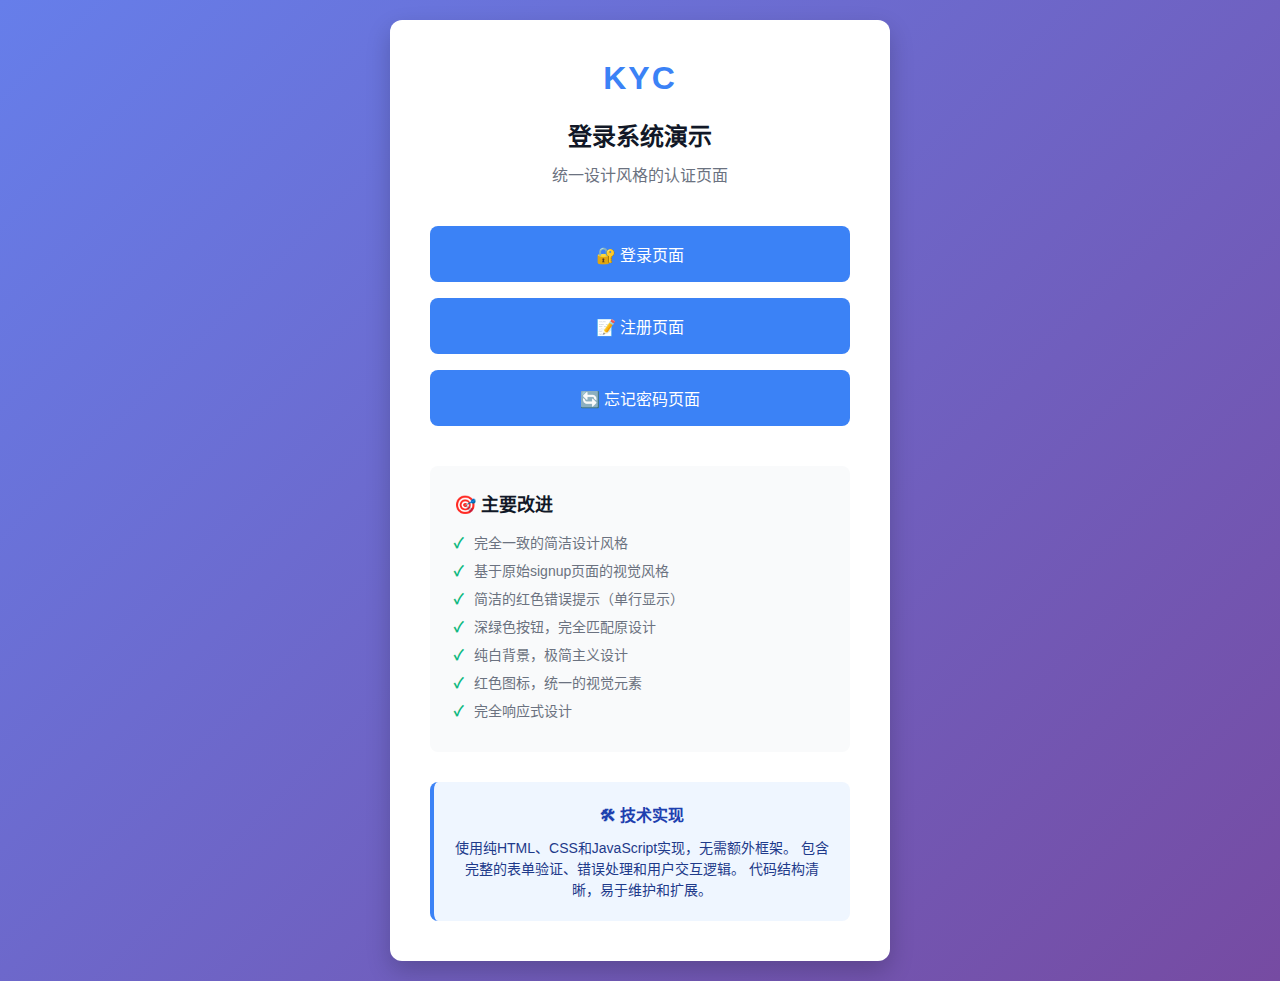
<file: index.html>
<!DOCTYPE html>
<html lang="zh-CN">
<head>
    <meta charset="UTF-8">
    <meta name="viewport" content="width=device-width, initial-scale=1.0">
    <title>KYC 登录系统演示</title>
    <style>
        * {
            margin: 0;
            padding: 0;
            box-sizing: border-box;
        }
        
        body {
            font-family: -apple-system, BlinkMacSystemFont, 'Segoe UI', Roboto, sans-serif;
            background: linear-gradient(135deg, #667eea 0%, #764ba2 100%);
            min-height: 100vh;
            display: flex;
            align-items: center;
            justify-content: center;
            padding: 20px;
        }
        
        .demo-container {
            background: white;
            border-radius: 12px;
            box-shadow: 0 10px 25px rgba(0, 0, 0, 0.2);
            padding: 40px;
            text-align: center;
            max-width: 500px;
            width: 100%;
        }
        
        .logo {
            font-size: 32px;
            font-weight: 700;
            color: #3B82F6;
            margin-bottom: 20px;
            letter-spacing: 2px;
        }
        
        h1 {
            color: #111827;
            margin-bottom: 10px;
            font-size: 24px;
        }
        
        .subtitle {
            color: #6B7280;
            margin-bottom: 40px;
            font-size: 16px;
        }
        
        .page-links {
            display: flex;
            flex-direction: column;
            gap: 16px;
            margin-bottom: 40px;
        }
        
        .page-link {
            display: block;
            padding: 16px 24px;
            background: #3B82F6;
            color: white;
            text-decoration: none;
            border-radius: 8px;
            font-weight: 500;
            transition: all 0.2s ease;
            position: relative;
            overflow: hidden;
        }
        
        .page-link:hover {
            background: #2563EB;
            transform: translateY(-2px);
            box-shadow: 0 4px 12px rgba(59, 130, 246, 0.4);
        }
        
        .page-link::before {
            content: '';
            position: absolute;
            top: 0;
            left: -100%;
            width: 100%;
            height: 100%;
            background: linear-gradient(90deg, transparent, rgba(255, 255, 255, 0.2), transparent);
            transition: left 0.5s;
        }
        
        .page-link:hover::before {
            left: 100%;
        }
        
        .features {
            text-align: left;
            background: #F9FAFB;
            padding: 24px;
            border-radius: 8px;
            margin-bottom: 30px;
        }
        
        .features h3 {
            color: #111827;
            margin-bottom: 16px;
            font-size: 18px;
        }
        
        .features ul {
            list-style: none;
            padding: 0;
        }
        
        .features li {
            color: #6B7280;
            margin-bottom: 8px;
            padding-left: 20px;
            position: relative;
            font-size: 14px;
        }
        
        .features li::before {
            content: '✓';
            position: absolute;
            left: 0;
            color: #10B981;
            font-weight: bold;
        }
        
        .tech-info {
            background: #EFF6FF;
            padding: 20px;
            border-radius: 8px;
            border-left: 4px solid #3B82F6;
        }
        
        .tech-info h4 {
            color: #1E40AF;
            margin-bottom: 12px;
            font-size: 16px;
        }
        
        .tech-info p {
            color: #1E3A8A;
            font-size: 14px;
            line-height: 1.5;
        }
        
        @media (max-width: 600px) {
            .demo-container {
                padding: 24px;
            }
            
            .logo {
                font-size: 24px;
            }
            
            h1 {
                font-size: 20px;
            }
        }
    </style>
</head>
<body>
    <div class="demo-container">
        <div class="logo">KYC</div>
        <h1>登录系统演示</h1>
        <p class="subtitle">统一设计风格的认证页面</p>
        
        <div class="page-links">
            <a href="login.html" class="page-link">
                🔐 登录页面
            </a>
            <a href="signup.html" class="page-link">
                📝 注册页面
            </a>
            <a href="forgot-password.html" class="page-link">
                🔄 忘记密码页面
            </a>
        </div>
        
        <div class="features">
            <h3>🎯 主要改进</h3>
            <ul>
                <li>完全一致的简洁设计风格</li>
                <li>基于原始signup页面的视觉风格</li>
                <li>简洁的红色错误提示（单行显示）</li>
                <li>深绿色按钮，完全匹配原设计</li>
                <li>纯白背景，极简主义设计</li>
                <li>红色图标，统一的视觉元素</li>
                <li>完全响应式设计</li>
            </ul>
        </div>
        
        <div class="tech-info">
            <h4>🛠 技术实现</h4>
            <p>
                使用纯HTML、CSS和JavaScript实现，无需额外框架。
                包含完整的表单验证、错误处理和用户交互逻辑。
                代码结构清晰，易于维护和扩展。
            </p>
        </div>
    </div>
</body>
</html>
</file>
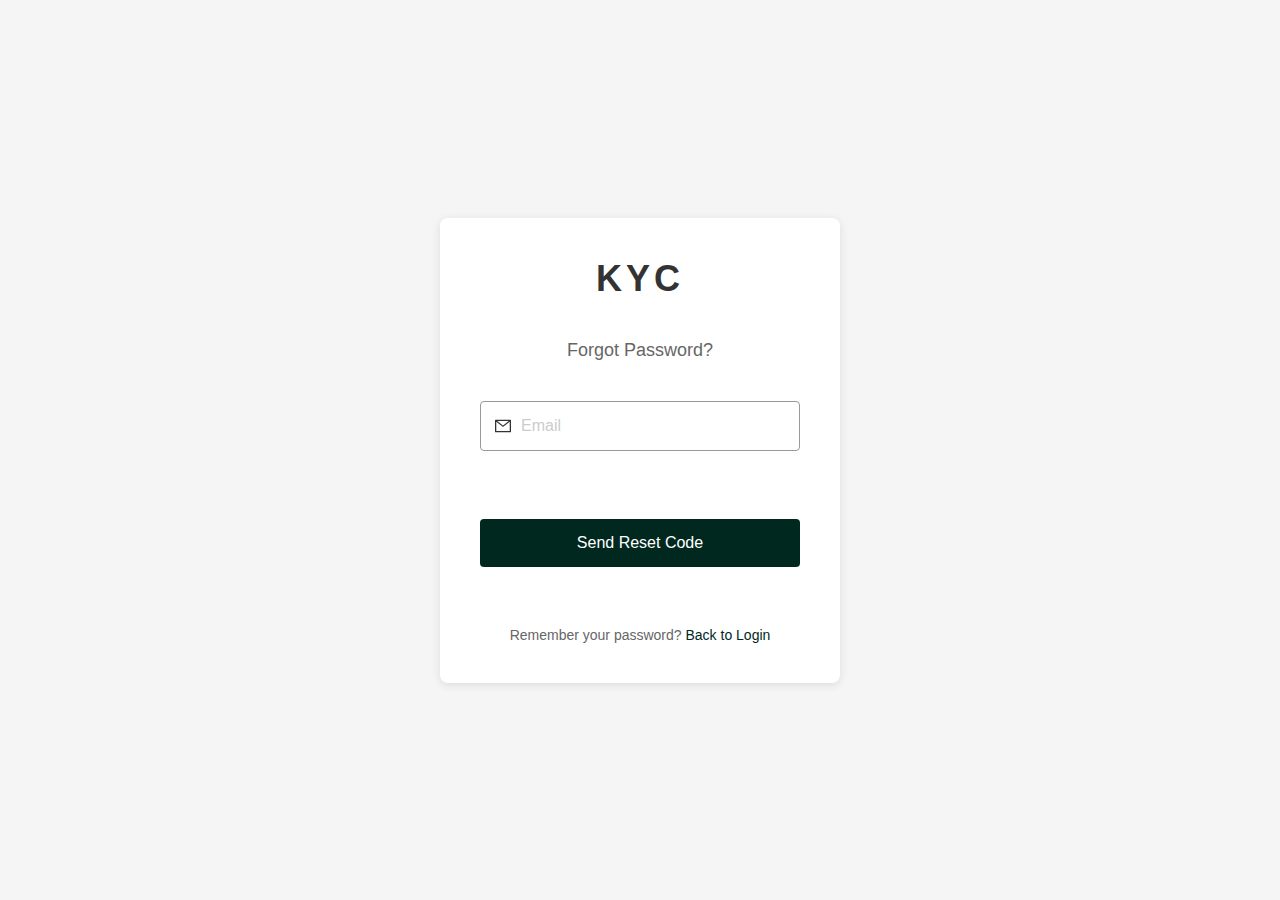
<file: forgot-password.html>
<!DOCTYPE html>
<html lang="en">
<head>
    <meta charset="UTF-8">
    <meta name="viewport" content="width=device-width, initial-scale=1.0">
    <title>KYC</title>
    <style>
        * {
            margin: 0;
            padding: 0;
            box-sizing: border-box;
        }

        body {
            font-family: -apple-system, BlinkMacSystemFont, 'Segoe UI', Roboto, Arial, sans-serif;
            background-color: #f5f5f5;
            min-height: 100vh;
            display: flex;
            align-items: center;
            justify-content: center;
            padding: 20px;
        }

        .container {
            width: 100%;
            max-width: 400px;
            margin: 0 auto;
            background-color: #ffffff;
            padding: 40px;
            border-radius: 8px;
            box-shadow: 0 2px 10px rgba(0, 0, 0, 0.1);
        }

        .logo {
            text-align: center;
            margin-bottom: 40px;
        }

        .logo h1 {
            font-size: 36px;
            font-weight: 700;
            color: #333333;
            letter-spacing: 4px;
        }

        .header {
            text-align: center;
            margin-bottom: 40px;
        }

        .header h2 {
            font-size: 18px;
            font-weight: 400;
            color: #666666;
        }

        .form-group {
            margin-bottom: 20px;
        }

        .input-wrapper {
            position: relative;
        }

        .input-wrapper input {
            width: 100%;
            padding: 15px 40px;
            border: 1px solid #cccccc;
            border-radius: 4px;
            font-size: 16px;
            background: #ffffff;
            outline: none;
        }

        .input-wrapper input:focus {
            border-color: #999999;
        }

        .input-wrapper input::placeholder {
            color: #cccccc;
        }

        .input-icon {
            position: absolute;
            left: 15px;
            top: 50%;
            transform: translateY(-50%);
            width: 16px;
            height: 16px;
            color: #333333;
            display: flex;
            align-items: center;
            justify-content: center;
        }

        .input-icon svg {
            width: 16px;
            height: 16px;
            fill: currentColor;
        }

        .field-message {
            margin-top: 8px;
            font-size: 14px;
            text-align: center;
            color: #ff0000;
            min-height: 20px;
        }

        .btn-primary {
            width: 100%;
            padding: 15px;
            background-color: #00281F;
            color: white;
            border: none;
            border-radius: 4px;
            font-size: 16px;
            font-weight: 500;
            cursor: pointer;
            margin-top: 20px;
            margin-bottom: 20px;
        }

        .btn-primary:hover {
            background-color: #001a14;
        }

        .btn-primary:disabled {
            background-color: #cccccc;
            cursor: not-allowed;
        }

        .auth-links {
            text-align: center;
            margin-top: 40px;
        }

        .auth-switch {
            font-size: 14px;
            color: #666666;
        }

        .link-primary {
            color: #00281F;
            text-decoration: none;
        }

        .link-primary:hover {
            text-decoration: underline;
        }

        .btn-loading {
            display: none;
        }

        .global-message {
            display: none;
            padding: 10px;
            margin-bottom: 20px;
            text-align: center;
            border-radius: 4px;
            font-size: 14px;
        }

        .global-message.error {
            background-color: #ffebee;
            color: #ff0000;
        }

        .global-message.success {
            background-color: #e8f5e8;
            color: #00281F;
        }

        .success-message {
            display: none;
            text-align: center;
            padding: 20px;
            background-color: #e8f5e8;
            border-radius: 4px;
            margin-bottom: 20px;
        }

        .success-icon {
            font-size: 24px;
            margin-bottom: 10px;
        }

        .success-message h3 {
            color: #00281F;
            font-size: 16px;
            margin-bottom: 10px;
            font-weight: 500;
        }

        .success-message p {
            color: #666666;
            font-size: 14px;
            margin-bottom: 10px;
        }

        .success-message .note {
            font-size: 12px;
            color: #666666;
        }

        .link-button {
            background: none;
            border: none;
            color: #4A5D23;
            text-decoration: underline;
            cursor: pointer;
            font-size: inherit;
            padding: 0;
        }

        .link-button:hover {
            color: #3A4A1C;
        }
    </style>
</head>
<body>
    <div class="container">
        <!-- Logo -->
        <div class="logo">
            <h1>KYC</h1>
        </div>

        <!-- 标题 -->
        <div class="header">
            <h2>Forgot Password?</h2>
        </div>

        <!-- 重置密码表单 -->
        <form id="forgotPasswordForm">
            <!-- Email字段 -->
            <div class="form-group">
                <div class="input-wrapper">
                    <input
                        type="email"
                        id="email"
                        name="email"
                        placeholder="Email"
                        required
                    >
                    <span class="input-icon">
                        <svg viewBox="64 64 896 896" focusable="false" data-icon="mail" width="1em" height="1em" fill="currentColor" aria-hidden="true">
                            <path d="M928 160H96c-17.7 0-32 14.3-32 32v640c0 17.7 14.3 32 32 32h832c17.7 0 32-14.3 32-32V192c0-17.7-14.3-32-32-32zm-40 110.8V792H136V270.8l-27.6-21.5 39.3-50.5 42.8 33.3h643.1l42.8-33.3 39.3 50.5-27.7 21.5zM833.6 232L512 482 190.4 232l-42.8-33.3-39.3 50.5 27.6 21.5 341.6 265.6a55.99 55.99 0 0 0 68.7 0L888 270.8l27.6-21.5-39.3-50.5-42.7 33.2z"></path>
                        </svg>
                    </span>
                </div>
                <div class="field-message" id="emailMessage"></div>
            </div>

            <!-- 提交按钮 -->
            <button type="submit" class="btn-primary" id="resetBtn">
                <span class="btn-text">Send Reset Code</span>
                <span class="btn-loading">Sending...</span>
            </button>

            <!-- 全局消息提示 -->
            <div class="global-message" id="globalMessage"></div>

            <!-- 成功提示 -->
            <div class="success-message" id="successMessage">
                <div class="success-icon">✅</div>
                <h3>Reset Code Sent</h3>
                <p>We have sent a password reset code to your email. Please check your inbox.</p>
                <p class="note">If you don't see the email, check your spam folder or <button type="button" class="link-button" id="resendBtn">resend</button>.</p>
            </div>
        </form>

        <!-- 底部链接 -->
        <div class="auth-links">
            <p class="auth-switch">
                Remember your password? <a href="login.html" class="link-primary">Back to Login</a>
            </p>
        </div>
    </div>

    <script>
        // 初始化
        document.addEventListener('DOMContentLoaded', function() {
            // 自动聚焦第一个输入框
            document.getElementById('email').focus();
        });
    </script>
</body>
</html>
</file>
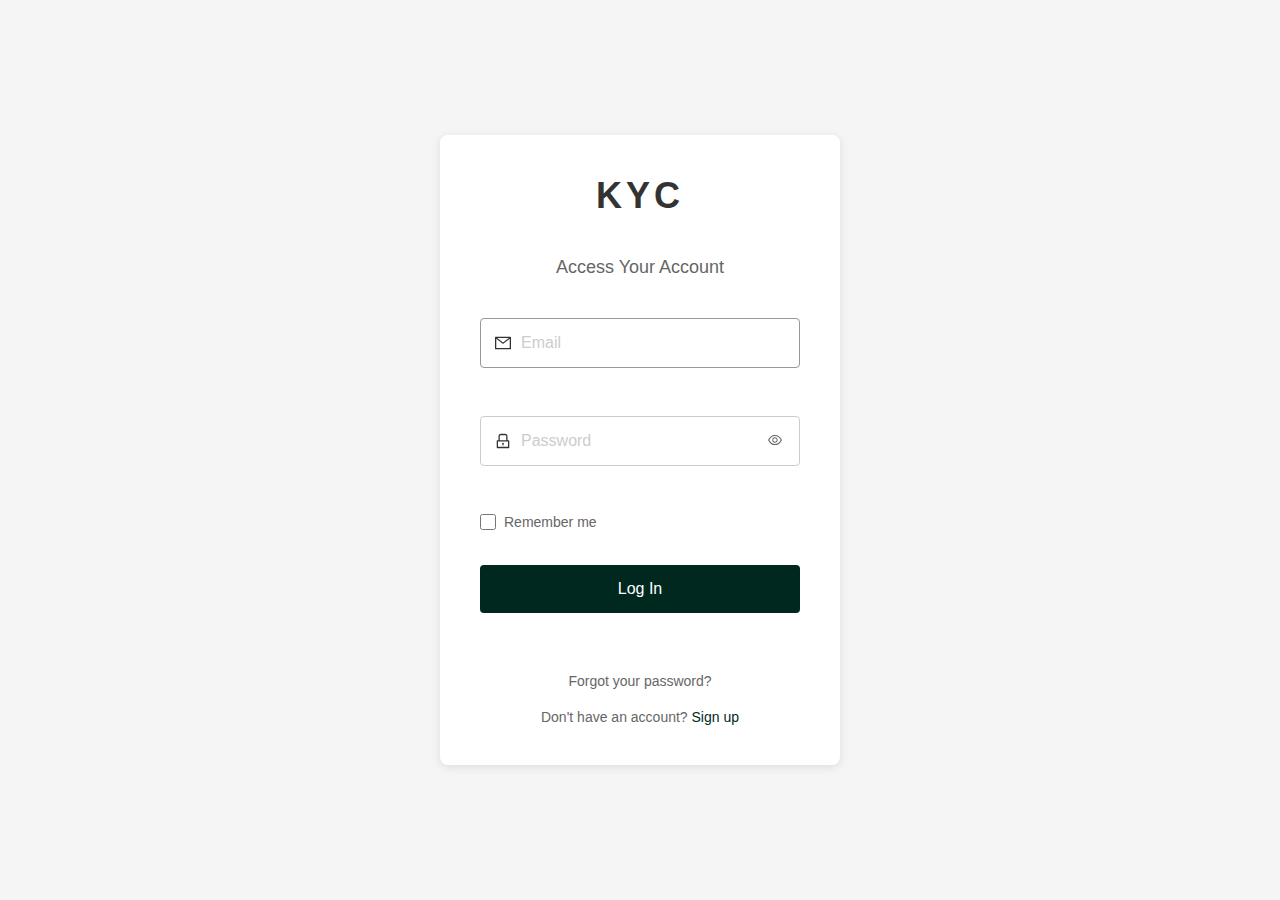
<file: login.html>
<!DOCTYPE html>
<html lang="en">
<head>
    <meta charset="UTF-8">
    <meta name="viewport" content="width=device-width, initial-scale=1.0">
    <title>KYC</title>
    <style>
        * {
            margin: 0;
            padding: 0;
            box-sizing: border-box;
        }

        body {
            font-family: -apple-system, BlinkMacSystemFont, 'Segoe UI', Roboto, Arial, sans-serif;
            background-color: #f5f5f5;
            min-height: 100vh;
            display: flex;
            align-items: center;
            justify-content: center;
            padding: 20px;
        }

        .container {
            width: 100%;
            max-width: 400px;
            margin: 0 auto;
            background-color: #ffffff;
            padding: 40px;
            border-radius: 8px;
            box-shadow: 0 2px 10px rgba(0, 0, 0, 0.1);
        }

        .logo {
            text-align: center;
            margin-bottom: 40px;
        }

        .logo h1 {
            font-size: 36px;
            font-weight: 700;
            color: #333333;
            letter-spacing: 4px;
        }

        .header {
            text-align: center;
            margin-bottom: 40px;
        }

        .header h2 {
            font-size: 18px;
            font-weight: 400;
            color: #666666;
        }

        .form-group {
            margin-bottom: 20px;
        }

        .input-wrapper {
            position: relative;
        }

        .input-wrapper input {
            width: 100%;
            padding: 15px 40px;
            border: 1px solid #cccccc;
            border-radius: 4px;
            font-size: 16px;
            background: #ffffff;
            outline: none;
        }

        .input-wrapper input:focus {
            border-color: #999999;
        }

        .input-wrapper input::placeholder {
            color: #cccccc;
        }

        .input-icon {
            position: absolute;
            left: 15px;
            top: 50%;
            transform: translateY(-50%);
            width: 16px;
            height: 16px;
            color: #333333;
            display: flex;
            align-items: center;
            justify-content: center;
        }

        .input-icon svg {
            width: 16px;
            height: 16px;
            fill: currentColor;
        }

        .password-toggle {
            position: absolute;
            right: 15px;
            top: 50%;
            transform: translateY(-50%);
            background: none;
            border: none;
            cursor: pointer;
            font-size: 14px;
            color: #666666;
            width: 20px;
            height: 20px;
            display: flex;
            align-items: center;
            justify-content: center;
        }

        .toggle-icon {
            font-style: normal;
        }

        .field-message {
            margin-top: 8px;
            font-size: 14px;
            text-align: center;
            color: #ff0000;
            min-height: 20px;
        }

        .btn-primary {
            width: 100%;
            padding: 15px;
            background-color: #00281F;
            color: white;
            border: none;
            border-radius: 4px;
            font-size: 16px;
            font-weight: 500;
            cursor: pointer;
            margin-top: 20px;
            margin-bottom: 20px;
        }

        .btn-primary:hover {
            background-color: #001a14;
        }

        .btn-primary:disabled {
            background-color: #cccccc;
            cursor: not-allowed;
        }

        .auth-links {
            text-align: center;
            margin-top: 40px;
        }

        .auth-switch {
            font-size: 14px;
            color: #666666;
            margin-top: 20px;
        }

        .link-primary {
            color: #00281F;
            text-decoration: none;
        }

        .link-primary:hover {
            text-decoration: underline;
        }

        .link-secondary {
            color: #666666;
            text-decoration: none;
            font-size: 14px;
            display: block;
            margin-bottom: 20px;
        }

        .link-secondary:hover {
            text-decoration: underline;
        }

        .btn-loading {
            display: none;
        }

        .global-message {
            display: none;
            padding: 10px;
            margin-bottom: 20px;
            text-align: center;
            border-radius: 4px;
            font-size: 14px;
        }

        .global-message.error {
            background-color: #ffebee;
            color: #ff0000;
        }

        .global-message.success {
            background-color: #e8f5e8;
            color: #00281F;
        }

        .remember-me {
            display: flex;
            align-items: center;
            margin: 15px 0;
            font-size: 14px;
        }

        .remember-me input[type="checkbox"] {
            margin-right: 8px;
            width: 16px;
            height: 16px;
            cursor: pointer;
        }

        .remember-me label {
            cursor: pointer;
            color: #666666;
            user-select: none;
        }
    </style>
</head>
<body>
    <div class="container">
        <!-- Logo -->
        <div class="logo">
            <h1>KYC</h1>
        </div>

        <!-- Header -->
        <div class="header">
            <h2>Access Your Account</h2>
        </div>

        <!-- Login Form -->
        <form id="loginForm">
            <!-- Email Field -->
            <div class="form-group">
                <div class="input-wrapper">
                    <input
                        type="email"
                        id="email"
                        name="email"
                        placeholder="Email"
                        required
                    >
                    <span class="input-icon">
                        <svg viewBox="64 64 896 896" focusable="false" data-icon="mail" width="1em" height="1em" fill="currentColor" aria-hidden="true">
                            <path d="M928 160H96c-17.7 0-32 14.3-32 32v640c0 17.7 14.3 32 32 32h832c17.7 0 32-14.3 32-32V192c0-17.7-14.3-32-32-32zm-40 110.8V792H136V270.8l-27.6-21.5 39.3-50.5 42.8 33.3h643.1l42.8-33.3 39.3 50.5-27.7 21.5zM833.6 232L512 482 190.4 232l-42.8-33.3-39.3 50.5 27.6 21.5 341.6 265.6a55.99 55.99 0 0 0 68.7 0L888 270.8l27.6-21.5-39.3-50.5-42.7 33.2z"></path>
                        </svg>
                    </span>
                </div>
                <div class="field-message" id="emailMessage"></div>
            </div>

            <!-- Password Field -->
            <div class="form-group">
                <div class="input-wrapper">
                    <input
                        type="password"
                        id="password"
                        name="password"
                        placeholder="Password"
                        required
                    >
                    <span class="input-icon">
                        <svg viewBox="64 64 896 896" focusable="false" data-icon="lock" width="1em" height="1em" fill="currentColor" aria-hidden="true">
                            <path d="M832 464h-68V240c0-70.7-57.3-128-128-128H388c-70.7 0-128 57.3-128 128v224h-68c-17.7 0-32 14.3-32 32v384c0 17.7 14.3 32 32 32h640c17.7 0 32-14.3 32-32V496c0-17.7-14.3-32-32-32zM332 240c0-30.9 25.1-56 56-56h248c30.9 0 56 25.1 56 56v224H332V240zm460 600H232V536h560v304zM484 701v53c0 4.4 3.6 8 8 8h40c4.4 0 8-3.6 8-8v-53a48.01 48.01 0 1 0-56 0z"></path>
                        </svg>
                    </span>
                    <button type="button" class="password-toggle" id="passwordToggle">
                        <span class="toggle-icon">
                            <svg viewBox="64 64 896 896" focusable="false" data-icon="eye" width="1em" height="1em" fill="currentColor" aria-hidden="true">
                                <path d="M942.2 486.2C847.4 286.5 704.1 186 512 186c-192.2 0-335.4 100.5-430.2 300.3a60.3 60.3 0 000 51.5C176.6 737.5 319.9 838 512 838c192.2 0 335.4-100.5 430.2-300.3 7.7-16.2 7.7-35 0-51.5zM512 766c-161.3 0-279.4-81.8-362.7-254C232.6 339.8 350.7 258 512 258c161.3 0 279.4 81.8 362.7 254C791.5 684.2 673.4 766 512 766zm-4-430c-97.2 0-176 78.8-176 176s78.8 176 176 176 176-78.8 176-176-78.8-176-176-176zm0 288c-61.9 0-112-50.1-112-112s50.1-112 112-112 112 50.1 112 112-50.1 112-112 112z"></path>
                            </svg>
                        </span>
                    </button>
                </div>
                <div class="field-message" id="passwordMessage"></div>
            </div>

            <!-- Remember Me -->
            <div class="remember-me">
                <input type="checkbox" id="rememberMe" name="rememberMe">
                <label for="rememberMe">Remember me</label>
            </div>

            <!-- Submit Button -->
            <button type="submit" class="btn-primary" id="loginBtn">
                <span class="btn-text">Log In</span>
                <span class="btn-loading">Logging in...</span>
            </button>

            <!-- Global Message -->
            <div class="global-message" id="globalMessage"></div>
        </form>

        <!-- Footer Links -->
        <div class="auth-links">
            <a href="forgot-password.html" class="link-secondary">Forgot your password?</a>
            <p class="auth-switch">
                Don't have an account? <a href="signup.html" class="link-primary">Sign up</a>
            </p>
        </div>
    </div>

    <script>
        // 密码切换功能
        function initPasswordToggle(toggleId, inputId) {
            const toggle = document.getElementById(toggleId);
            const input = document.getElementById(inputId);

            if (toggle && input) {
                toggle.addEventListener('click', () => {
                    const type = input.getAttribute('type') === 'password' ? 'text' : 'password';
                    input.setAttribute('type', type);

                    const icon = toggle.querySelector('.toggle-icon');
                    if (type === 'password') {
                        // 显示眼睛图标 (EyeOutlined)
                        icon.innerHTML = `
                            <svg viewBox="64 64 896 896" focusable="false" data-icon="eye" width="1em" height="1em" fill="currentColor" aria-hidden="true">
                                <path d="M942.2 486.2C847.4 286.5 704.1 186 512 186c-192.2 0-335.4 100.5-430.2 300.3a60.3 60.3 0 000 51.5C176.6 737.5 319.9 838 512 838c192.2 0 335.4-100.5 430.2-300.3 7.7-16.2 7.7-35 0-51.5zM512 766c-161.3 0-279.4-81.8-362.7-254C232.6 339.8 350.7 258 512 258c161.3 0 279.4 81.8 362.7 254C791.5 684.2 673.4 766 512 766zm-4-430c-97.2 0-176 78.8-176 176s78.8 176 176 176 176-78.8 176-176-78.8-176-176-176zm0 288c-61.9 0-112-50.1-112-112s50.1-112 112-112 112 50.1 112 112-50.1 112-112 112z"></path>
                            </svg>
                        `;
                    } else {
                        // 显示眼睛不可见图标 (EyeInvisibleOutlined)
                        icon.innerHTML = `
                            <svg viewBox="64 64 896 896" focusable="false" data-icon="eye-invisible" width="1em" height="1em" fill="currentColor" aria-hidden="true">
                                <path d="M942.2 486.2C847.4 286.5 704.1 186 512 186c-192.2 0-335.4 100.5-430.2 300.3a60.3 60.3 0 000 51.5C176.6 737.5 319.9 838 512 838c192.2 0 335.4-100.5 430.2-300.3 7.7-16.2 7.7-35 0-51.5zM512 766c-161.3 0-279.4-81.8-362.7-254C232.6 339.8 350.7 258 512 258c161.3 0 279.4 81.8 362.7 254C791.5 684.2 673.4 766 512 766zm-4-430c-97.2 0-176 78.8-176 176s78.8 176 176 176 176-78.8 176-176-78.8-176-176-176zm0 288c-61.9 0-112-50.1-112-112s50.1-112 112-112 112 50.1 112 112-50.1 112-112 112z"></path>
                                <line x1="150" y1="150" x2="750" y2="750" stroke="currentColor" stroke-width="60" stroke-linecap="round"/>
                            </svg>
                        `;
                    }
                });
            }
        }

        // 初始化
        document.addEventListener('DOMContentLoaded', function() {
            initPasswordToggle('passwordToggle', 'password');

            // 自动聚焦第一个输入框
            document.getElementById('email').focus();
        });
    </script>
</body>
</html>
</file>
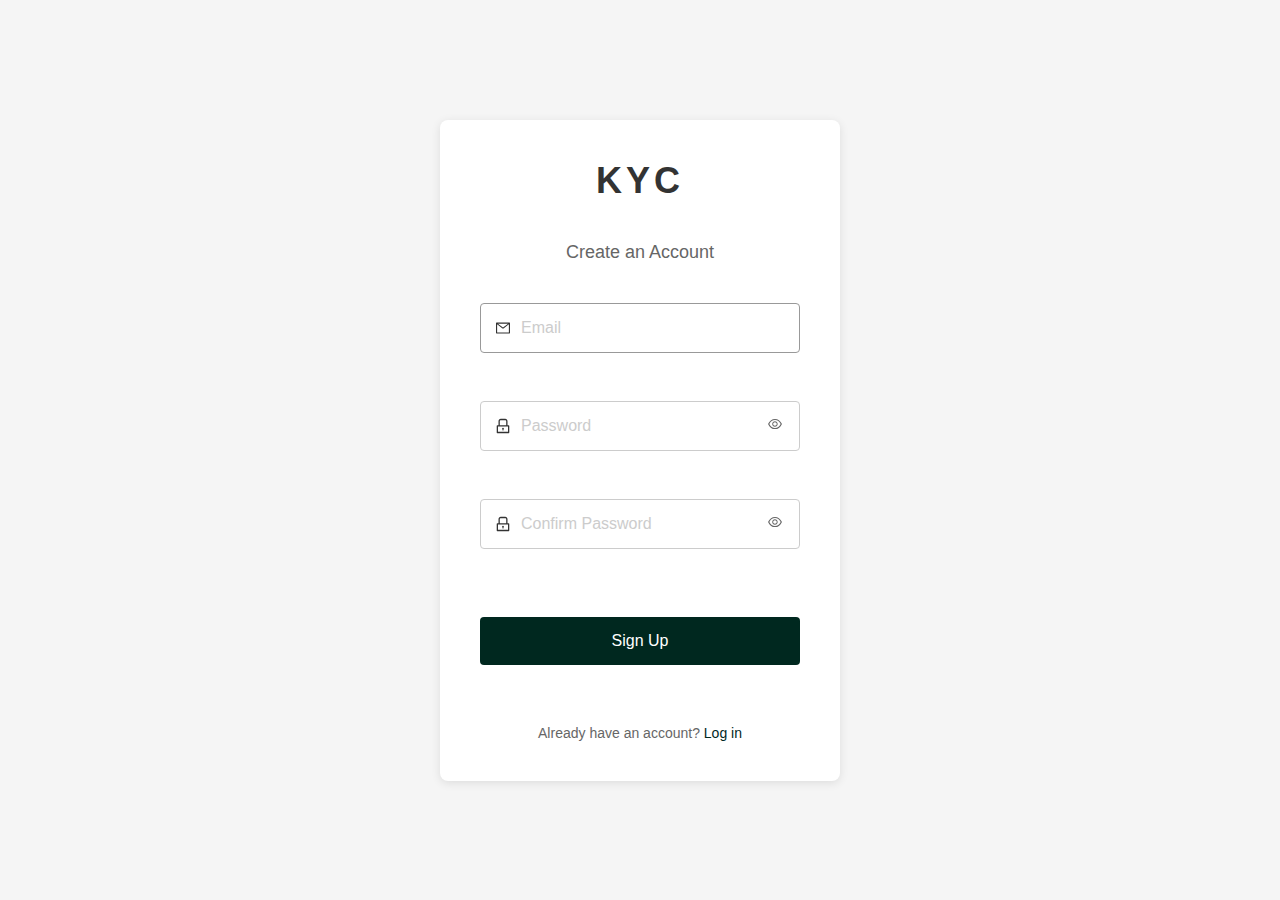
<file: signup.html>
<!DOCTYPE html>
<html lang="en">
<head>
    <meta charset="UTF-8">
    <meta name="viewport" content="width=device-width, initial-scale=1.0">
    <title>KYC</title>
    <style>
        * {
            margin: 0;
            padding: 0;
            box-sizing: border-box;
        }

        body {
            font-family: -apple-system, BlinkMacSystemFont, 'Segoe UI', Roboto, Arial, sans-serif;
            background-color: #f5f5f5;
            min-height: 100vh;
            display: flex;
            align-items: center;
            justify-content: center;
            padding: 20px;
        }

        .container {
            width: 100%;
            max-width: 400px;
            margin: 0 auto;
            background-color: #ffffff;
            padding: 40px;
            border-radius: 8px;
            box-shadow: 0 2px 10px rgba(0, 0, 0, 0.1);
        }

        .logo {
            text-align: center;
            margin-bottom: 40px;
        }

        .logo h1 {
            font-size: 36px;
            font-weight: 700;
            color: #333333;
            letter-spacing: 4px;
        }

        .header {
            text-align: center;
            margin-bottom: 40px;
        }

        .header h2 {
            font-size: 18px;
            font-weight: 400;
            color: #666666;
        }

        .form-group {
            margin-bottom: 20px;
        }

        .input-wrapper {
            position: relative;
        }

        .input-wrapper input {
            width: 100%;
            padding: 15px 40px;
            border: 1px solid #cccccc;
            border-radius: 4px;
            font-size: 16px;
            background: #ffffff;
            outline: none;
        }

        .input-wrapper input:focus {
            border-color: #999999;
        }

        .input-wrapper input::placeholder {
            color: #cccccc;
        }

        .input-icon {
            position: absolute;
            left: 15px;
            top: 50%;
            transform: translateY(-50%);
            width: 16px;
            height: 16px;
            color: #333333;
            display: flex;
            align-items: center;
            justify-content: center;
        }

        .input-icon svg {
            width: 16px;
            height: 16px;
            fill: currentColor;
        }

        .password-toggle {
            position: absolute;
            right: 15px;
            top: 50%;
            transform: translateY(-50%);
            background: none;
            border: none;
            cursor: pointer;
            font-size: 14px;
            color: #666666;
            width: 20px;
            height: 20px;
            display: flex;
            align-items: center;
            justify-content: center;
        }

        .toggle-icon {
            font-style: normal;
        }

        .field-message {
            margin-top: 8px;
            font-size: 14px;
            text-align: center;
            color: #ff0000;
            min-height: 20px;
        }

        .password-strength {
            margin-top: 8px;
            margin-bottom: 8px;
        }

        .strength-bar {
            width: 100%;
            height: 4px;
            background-color: #e0e0e0;
            border-radius: 2px;
            overflow: hidden;
            margin-bottom: 5px;
        }

        .strength-fill {
            height: 100%;
            transition: width 0.3s ease, background-color 0.3s ease;
            border-radius: 2px;
        }

        .strength-text {
            font-size: 12px;
            text-align: left;
            margin-left: 2px;
        }

        .strength-weak {
            background-color: #ff4444;
        }

        .strength-medium {
            background-color: #ffaa00;
        }

        .strength-strong {
            background-color: #00aa44;
        }

        .strength-very-strong {
            background-color: #00281F;
        }

        .btn-primary {
            width: 100%;
            padding: 15px;
            background-color: #00281F;
            color: white;
            border: none;
            border-radius: 4px;
            font-size: 16px;
            font-weight: 500;
            cursor: pointer;
            margin-top: 20px;
            margin-bottom: 20px;
        }

        .btn-primary:hover {
            background-color: #001a14;
        }

        .btn-primary:disabled {
            background-color: #cccccc;
            cursor: not-allowed;
        }

        .auth-links {
            text-align: center;
            margin-top: 40px;
        }

        .auth-switch {
            font-size: 14px;
            color: #666666;
        }

        .link-primary {
            color: #00281F;
            text-decoration: none;
        }

        .link-primary:hover {
            text-decoration: underline;
        }

        .btn-loading {
            display: none;
        }

        .global-message {
            display: none;
            padding: 10px;
            margin-bottom: 20px;
            text-align: center;
            border-radius: 4px;
            font-size: 14px;
        }

        .global-message.error {
            background-color: #ffebee;
            color: #ff0000;
        }

        .global-message.success {
            background-color: #e8f5e8;
            color: #00281F;
        }
    </style>
</head>
<body>
    <div class="container">
        <!-- Logo -->
        <div class="logo">
            <h1>KYC</h1>
        </div>

        <!-- Header -->
        <div class="header">
            <h2>Create an Account</h2>
        </div>

        <!-- Signup Form -->
        <form id="signupForm">
            <!-- Email Field -->
            <div class="form-group">
                <div class="input-wrapper">
                    <input
                        type="email"
                        id="email"
                        name="email"
                        placeholder="Email"
                        required
                    >
                    <span class="input-icon">
                        <svg viewBox="0 0 1024 1024" width="16" height="16">
                            <path d="M928 160H96c-17.7 0-32 14.3-32 32v640c0 17.7 14.3 32 32 32h832c17.7 0 32-14.3 32-32V192c0-17.7-14.3-32-32-32zm-40 110.8V792H136V270.8l-27.6-21.5 39.3-50.5 42.8 33.3h643.1l42.8-33.3 39.3 50.5-27.7 21.5zM833.6 232L512 482 190.4 232l-42.8-33.3-39.3 50.5 27.6 21.5 341.6 265.6a55.99 55.99 0 0 0 68.7 0L888 270.8l27.6-21.5-39.3-50.5-42.7 33.2z"/>
                        </svg>
                    </span>
                </div>
                <div class="field-message" id="emailMessage"></div>
            </div>

            <!-- Password Field -->
            <div class="form-group">
                <div class="input-wrapper">
                    <input
                        type="password"
                        id="password"
                        name="password"
                        placeholder="Password"
                        required
                    >
                    <span class="input-icon">
                        <svg viewBox="64 64 896 896" focusable="false" data-icon="lock" width="1em" height="1em" fill="currentColor" aria-hidden="true">
                            <path d="M832 464h-68V240c0-70.7-57.3-128-128-128H388c-70.7 0-128 57.3-128 128v224h-68c-17.7 0-32 14.3-32 32v384c0 17.7 14.3 32 32 32h640c17.7 0 32-14.3 32-32V496c0-17.7-14.3-32-32-32zM332 240c0-30.9 25.1-56 56-56h248c30.9 0 56 25.1 56 56v224H332V240zm460 600H232V536h560v304zM484 701v53c0 4.4 3.6 8 8 8h40c4.4 0 8-3.6 8-8v-53a48.01 48.01 0 1 0-56 0z"></path>
                        </svg>
                    </span>
                    <button type="button" class="password-toggle" id="passwordToggle">
                        <span class="toggle-icon">
                            <svg viewBox="64 64 896 896" focusable="false" data-icon="eye" width="1em" height="1em" fill="currentColor" aria-hidden="true">
                                <path d="M942.2 486.2C847.4 286.5 704.1 186 512 186c-192.2 0-335.4 100.5-430.2 300.3a60.3 60.3 0 000 51.5C176.6 737.5 319.9 838 512 838c192.2 0 335.4-100.5 430.2-300.3 7.7-16.2 7.7-35 0-51.5zM512 766c-161.3 0-279.4-81.8-362.7-254C232.6 339.8 350.7 258 512 258c161.3 0 279.4 81.8 362.7 254C791.5 684.2 673.4 766 512 766zm-4-430c-97.2 0-176 78.8-176 176s78.8 176 176 176 176-78.8 176-176-78.8-176-176-176zm0 288c-61.9 0-112-50.1-112-112s50.1-112 112-112 112 50.1 112 112-50.1 112-112 112z"></path>
                            </svg>
                        </span>
                    </button>
                </div>
                <div class="password-strength" id="passwordStrength" style="display: none;">
                    <div class="strength-bar">
                        <div class="strength-fill" id="strengthFill"></div>
                    </div>
                    <div class="strength-text" id="strengthText">Password strength</div>
                </div>
                <div class="field-message" id="passwordMessage"></div>
            </div>

            <!-- Confirm Password Field -->
            <div class="form-group">
                <div class="input-wrapper">
                    <input
                        type="password"
                        id="confirmPassword"
                        name="confirmPassword"
                        placeholder="Confirm Password"
                        required
                    >
                    <span class="input-icon">
                        <svg viewBox="64 64 896 896" focusable="false" data-icon="lock" width="1em" height="1em" fill="currentColor" aria-hidden="true">
                            <path d="M832 464h-68V240c0-70.7-57.3-128-128-128H388c-70.7 0-128 57.3-128 128v224h-68c-17.7 0-32 14.3-32 32v384c0 17.7 14.3 32 32 32h640c17.7 0 32-14.3 32-32V496c0-17.7-14.3-32-32-32zM332 240c0-30.9 25.1-56 56-56h248c30.9 0 56 25.1 56 56v224H332V240zm460 600H232V536h560v304zM484 701v53c0 4.4 3.6 8 8 8h40c4.4 0 8-3.6 8-8v-53a48.01 48.01 0 1 0-56 0z"></path>
                        </svg>
                    </span>
                    <button type="button" class="password-toggle" id="confirmPasswordToggle">
                        <span class="toggle-icon">
                            <svg viewBox="64 64 896 896" focusable="false" data-icon="eye" width="1em" height="1em" fill="currentColor" aria-hidden="true">
                                <path d="M942.2 486.2C847.4 286.5 704.1 186 512 186c-192.2 0-335.4 100.5-430.2 300.3a60.3 60.3 0 000 51.5C176.6 737.5 319.9 838 512 838c192.2 0 335.4-100.5 430.2-300.3 7.7-16.2 7.7-35 0-51.5zM512 766c-161.3 0-279.4-81.8-362.7-254C232.6 339.8 350.7 258 512 258c161.3 0 279.4 81.8 362.7 254C791.5 684.2 673.4 766 512 766zm-4-430c-97.2 0-176 78.8-176 176s78.8 176 176 176 176-78.8 176-176-78.8-176-176-176zm0 288c-61.9 0-112-50.1-112-112s50.1-112 112-112 112 50.1 112 112-50.1 112-112 112z"></path>
                            </svg>
                        </span>
                    </button>
                </div>
                <div class="field-message" id="confirmPasswordMessage"></div>
            </div>

            <!-- Submit Button -->
            <button type="submit" class="btn-primary" id="signupBtn">
                <span class="btn-text">Sign Up</span>
                <span class="btn-loading">Creating...</span>
            </button>

            <!-- Global Message -->
            <div class="global-message" id="globalMessage"></div>
        </form>

        <!-- Footer Links -->
        <div class="auth-links">
            <p class="auth-switch">
                Already have an account? <a href="login.html" class="link-primary">Log in</a>
            </p>
        </div>
    </div>

    <script>
        // Password strength checker
        function checkPasswordStrength(password) {
            let score = 0;
            let feedback = [];

            // Length check
            if (password.length >= 8) score += 1;
            else feedback.push('at least 8 characters');

            // Uppercase check
            if (/[A-Z]/.test(password)) score += 1;
            else feedback.push('uppercase letter');

            // Lowercase check
            if (/[a-z]/.test(password)) score += 1;
            else feedback.push('lowercase letter');

            // Number check
            if (/\d/.test(password)) score += 1;
            else feedback.push('number');

            // Special character check
            if (/[!@#$%^&*(),.?":{}|<>]/.test(password)) score += 1;
            else feedback.push('special character');

            return { score, feedback };
        }

        function updatePasswordStrength(password) {
            const strengthContainer = document.getElementById('passwordStrength');
            const strengthFill = document.getElementById('strengthFill');
            const strengthText = document.getElementById('strengthText');

            if (!password) {
                strengthContainer.style.display = 'none';
                return;
            }

            strengthContainer.style.display = 'block';
            const { score, feedback } = checkPasswordStrength(password);

            // Update visual indicator
            const percentage = (score / 5) * 100;
            strengthFill.style.width = percentage + '%';

            // Update colors and text
            if (score <= 1) {
                strengthFill.className = 'strength-fill strength-weak';
                strengthText.textContent = 'Weak password';
                strengthText.style.color = '#ff4444';
            } else if (score <= 2) {
                strengthFill.className = 'strength-fill strength-weak';
                strengthText.textContent = 'Weak password';
                strengthText.style.color = '#ff4444';
            } else if (score <= 3) {
                strengthFill.className = 'strength-fill strength-medium';
                strengthText.textContent = 'Medium password';
                strengthText.style.color = '#ffaa00';
            } else if (score <= 4) {
                strengthFill.className = 'strength-fill strength-strong';
                strengthText.textContent = 'Strong password';
                strengthText.style.color = '#00aa44';
            } else {
                strengthFill.className = 'strength-fill strength-very-strong';
                strengthText.textContent = 'Very strong password';
                strengthText.style.color = '#00281F';
            }
        }

        // Password toggle functionality
        function initPasswordToggle(toggleId, inputId) {
            const toggle = document.getElementById(toggleId);
            const input = document.getElementById(inputId);

            if (toggle && input) {
                toggle.addEventListener('click', () => {
                    const type = input.getAttribute('type') === 'password' ? 'text' : 'password';
                    input.setAttribute('type', type);

                    const icon = toggle.querySelector('.toggle-icon');
                    if (type === 'password') {
                        // Show eye icon (EyeOutlined)
                        icon.innerHTML = `
                            <svg viewBox="64 64 896 896" focusable="false" data-icon="eye" width="1em" height="1em" fill="currentColor" aria-hidden="true">
                                <path d="M942.2 486.2C847.4 286.5 704.1 186 512 186c-192.2 0-335.4 100.5-430.2 300.3a60.3 60.3 0 000 51.5C176.6 737.5 319.9 838 512 838c192.2 0 335.4-100.5 430.2-300.3 7.7-16.2 7.7-35 0-51.5zM512 766c-161.3 0-279.4-81.8-362.7-254C232.6 339.8 350.7 258 512 258c161.3 0 279.4 81.8 362.7 254C791.5 684.2 673.4 766 512 766zm-4-430c-97.2 0-176 78.8-176 176s78.8 176 176 176 176-78.8 176-176-78.8-176-176-176zm0 288c-61.9 0-112-50.1-112-112s50.1-112 112-112 112 50.1 112 112-50.1 112-112 112z"></path>
                            </svg>
                        `;
                    } else {
                        // Show eye invisible icon (EyeInvisibleOutlined)
                        icon.innerHTML = `
                            <svg viewBox="64 64 896 896" focusable="false" data-icon="eye-invisible" width="1em" height="1em" fill="currentColor" aria-hidden="true">
                                <path d="M942.2 486.2C847.4 286.5 704.1 186 512 186c-192.2 0-335.4 100.5-430.2 300.3a60.3 60.3 0 000 51.5C176.6 737.5 319.9 838 512 838c192.2 0 335.4-100.5 430.2-300.3 7.7-16.2 7.7-35 0-51.5zM512 766c-161.3 0-279.4-81.8-362.7-254C232.6 339.8 350.7 258 512 258c161.3 0 279.4 81.8 362.7 254C791.5 684.2 673.4 766 512 766zm-4-430c-97.2 0-176 78.8-176 176s78.8 176 176 176 176-78.8 176-176-78.8-176-176-176zm0 288c-61.9 0-112-50.1-112-112s50.1-112 112-112 112 50.1 112 112-50.1 112-112 112z"></path>
                                <line x1="150" y1="150" x2="750" y2="750" stroke="currentColor" stroke-width="60" stroke-linecap="round"/>
                            </svg>
                        `;
                    }
                });
            }
        }

        // Initialize
        document.addEventListener('DOMContentLoaded', function() {
            initPasswordToggle('passwordToggle', 'password');
            initPasswordToggle('confirmPasswordToggle', 'confirmPassword');

            // Password strength monitoring
            const passwordInput = document.getElementById('password');
            passwordInput.addEventListener('input', function() {
                updatePasswordStrength(this.value);
            });

            // Auto focus first input field
            document.getElementById('email').focus();
        });
    </script>
</body>
</html>
</file>
